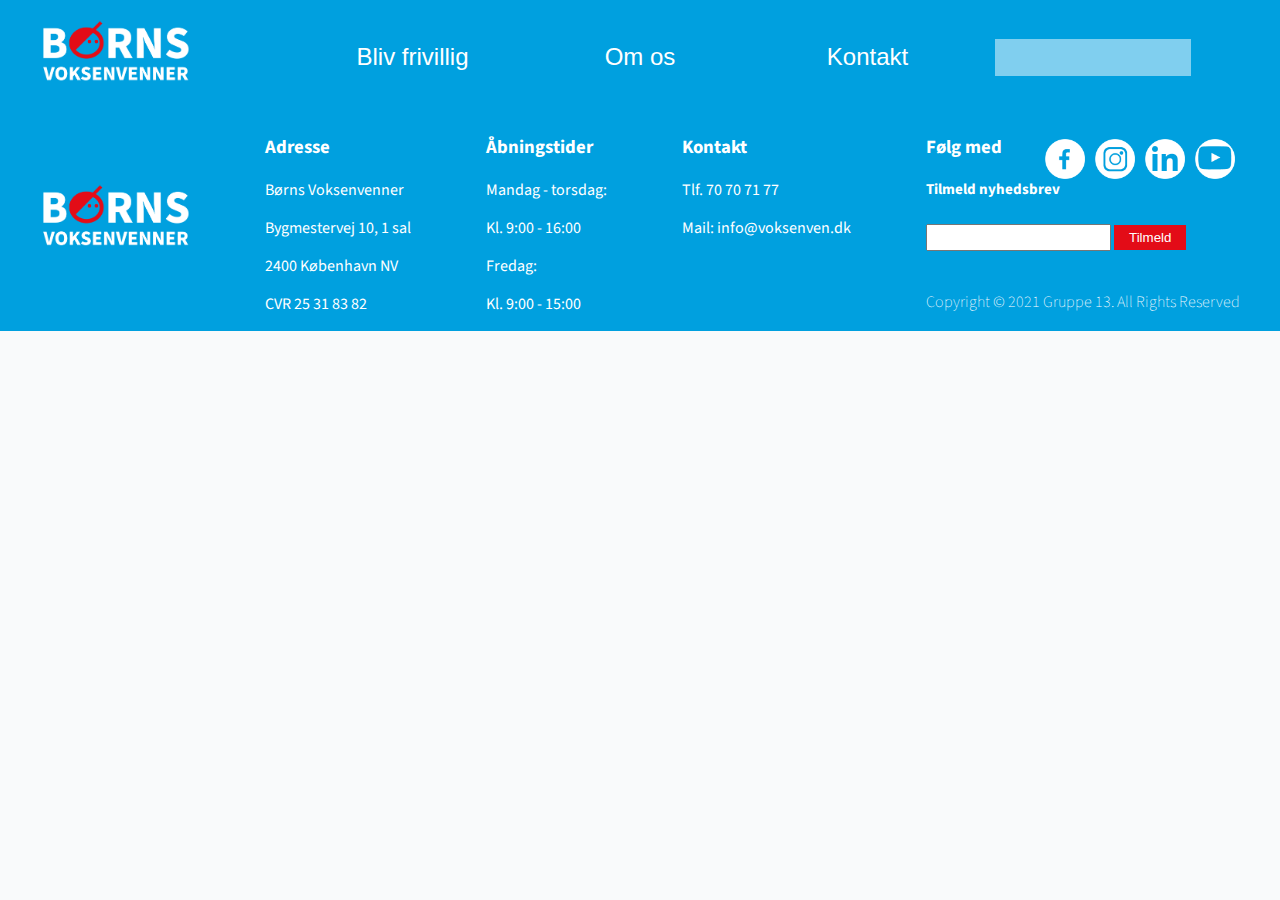
<file: skabelon.html>
<!DOCTYPE html>
<html lang="en">

<head>
    <meta charset="UTF-8">
    <meta http-equiv="X-UA-Compatible" content="IE=edge">
    <meta name="viewport" content="width=device-width, initial-scale=1.0">
    <link rel="stylesheet" href="../CSS/style.css">
    <link rel="stylesheet" href="https://cdnjs.cloudflare.com/ajax/libs/font-awesome/5.15.3/css/all.min.css"
        integrity="sha512-iBBXm8fW90+nuLcSKlbmrPcLa0OT92xO1BIsZ+ywDWZCvqsWgccV3gFoRBv0z+8dLJgyAHIhR35VZc2oM/gI1w=="
        crossorigin="anonymous" />
    <script src="../script.js" defer></script>
    <title>SKABELON</title>
</head>

<body>

    <header id="header">
        <div class="header-container">
            <div>
                <a href="../index.html"><img src="../img/forside/logo-hvid-tekst.png" alt="Logo"></a>
            </div>
            <nav>
                <div class="dropdown">
                    <a href="../undersider/bliv_frivillig.html">
                        <button class="dropdownbtn">Bliv frivillig</button>
                    </a>
                    <i class="fas fa-chevron-down"></i>
                    <div class="dropdown-content">
                        <a href="../undersider/bliv_frivillig.html">Godkendelsesproces</a>
                        <a href="../undersider/bliv_frivillig.html#bliv-frivillig">Bliv voksenven</a>
                        <a href="../undersider/bliv_frivillig.html#vores-børn">Om vores børn og deres familier</a>
                    </div>
                </div>
                <div class="dropdown">
                    <a href="../undersider/om_os.html">
                        <button class="dropdownbtn">Om os</button>
                    </a>
                    <i class="fas fa-chevron-down"></i>
                    <div class="dropdown-content">
                        <a href="../undersider/om_os.html">Vision og mission</a>
                        <a href="../undersider/om_os.html#presse">Presse, materialer og omtale</a>
                        <a href="../undersider/om_os.html#nyhedsbrev">Nyheder og nyhedsbreve</a>
                    </div>
                </div>
                <div class="dropdown">
                    <a href="../undersider/kontakt.html">
                        <button class="dropdownbtn">Kontakt</button>
                    </a>
                    <i class="fas fa-chevron-down"></i>
                    <div class="dropdown-content">
                        <a href="../undersider/kontakt.html#lokalt">Lokalt</a>
                        <a href="../undersider/kontakt.html#områdekontorer">Områdekontorer</a>
                    </div>
                </div>
            </nav>
            <div class="search">
                <i class="fas fa-search"></i>
                <input type="text">
            </div>
        </div>
    </header>

    <main>
        <div class="main-container">

        </div>
    </main>

    <footer>
        <div class="footer-container">
            <div>
                <img src="../img/forside/logo-hvid-tekst.png" alt="">
            </div>
            <div class="adresse-container">
                <h3>Adresse</h3>
                <p>Børns Voksenvenner</p>
                <p>Bygmestervej 10, 1 sal</p>
                <p>2400 København NV</p>
                <p>CVR 25 31 83 82</p>
            </div>
            <div class="tider-container">
                <h3>Åbningstider</h3>
                <p>Mandag - torsdag:</p>
                <p>Kl. 9:00 - 16:00</p>
                <p>Fredag:</p>
                <p>Kl. 9:00 - 15:00</p>
            </div>
            <div class="kontakt-container">
                <h3>Kontakt</h3>
                <p>Tlf. 70 70 71 77</p>
                <p>Mail: info@voksenven.dk
                <p>
            </div>
            <div class="medie-container">
                <div class="ikon-container">
                    <img src="../img/ikoner/facebook.png" class="ikoner">
                    <img src="../img/ikoner/instagram.png" class="ikoner">
                    <img src="../img/ikoner/linkedin.png" class="ikoner">
                    <img src="../img/ikoner/youtube.png" class="ikoner">
                </div>
                <h3>Følg med</h3>
                <p style="font-weight: bold; font-size: 15px;">Tilmeld nyhedsbrev</p>
                <div class="email-container">
                    <input type="email"></input>
                    <button> Tilmeld </button>
                </div>
                <br>
                <p id="copyright">Copyright © 2021 Gruppe 13. All Rights Reserved </p>
            </div>
        </div>
    </footer>
</body>

</html>
</file>
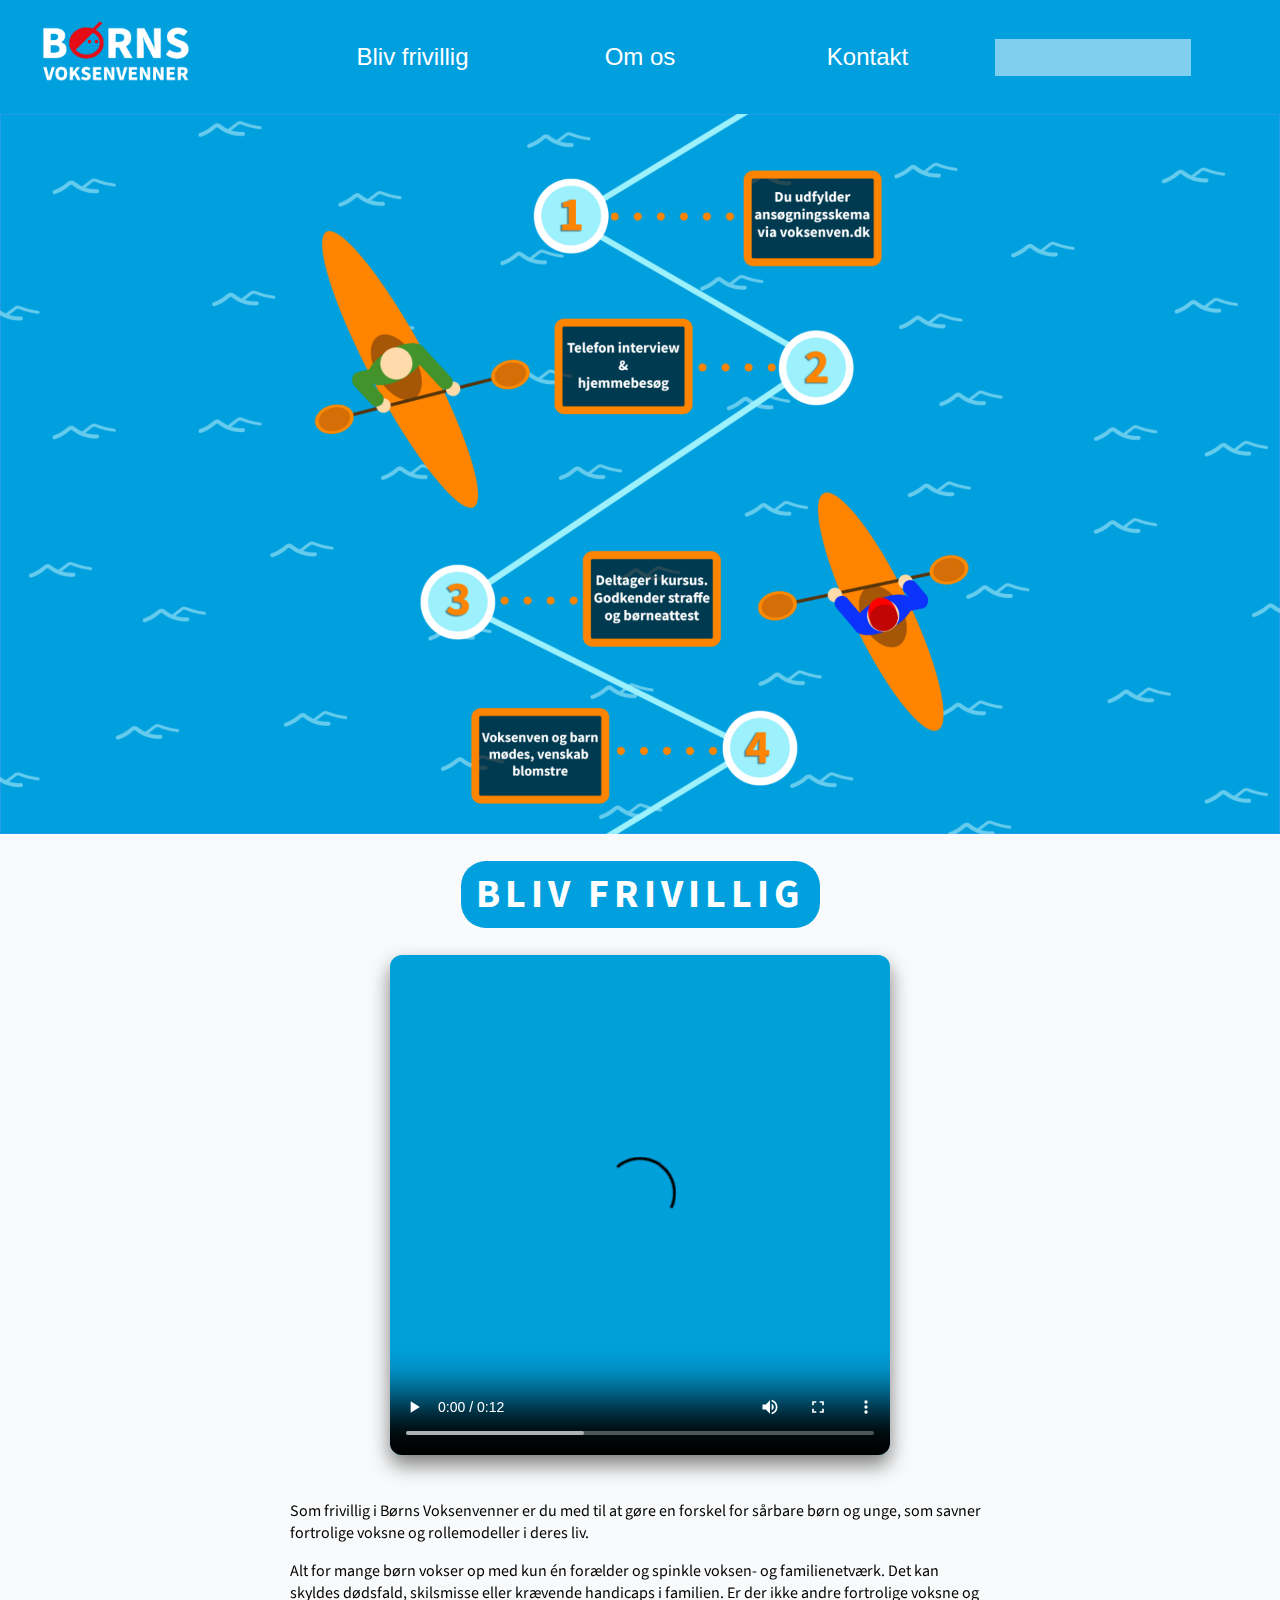
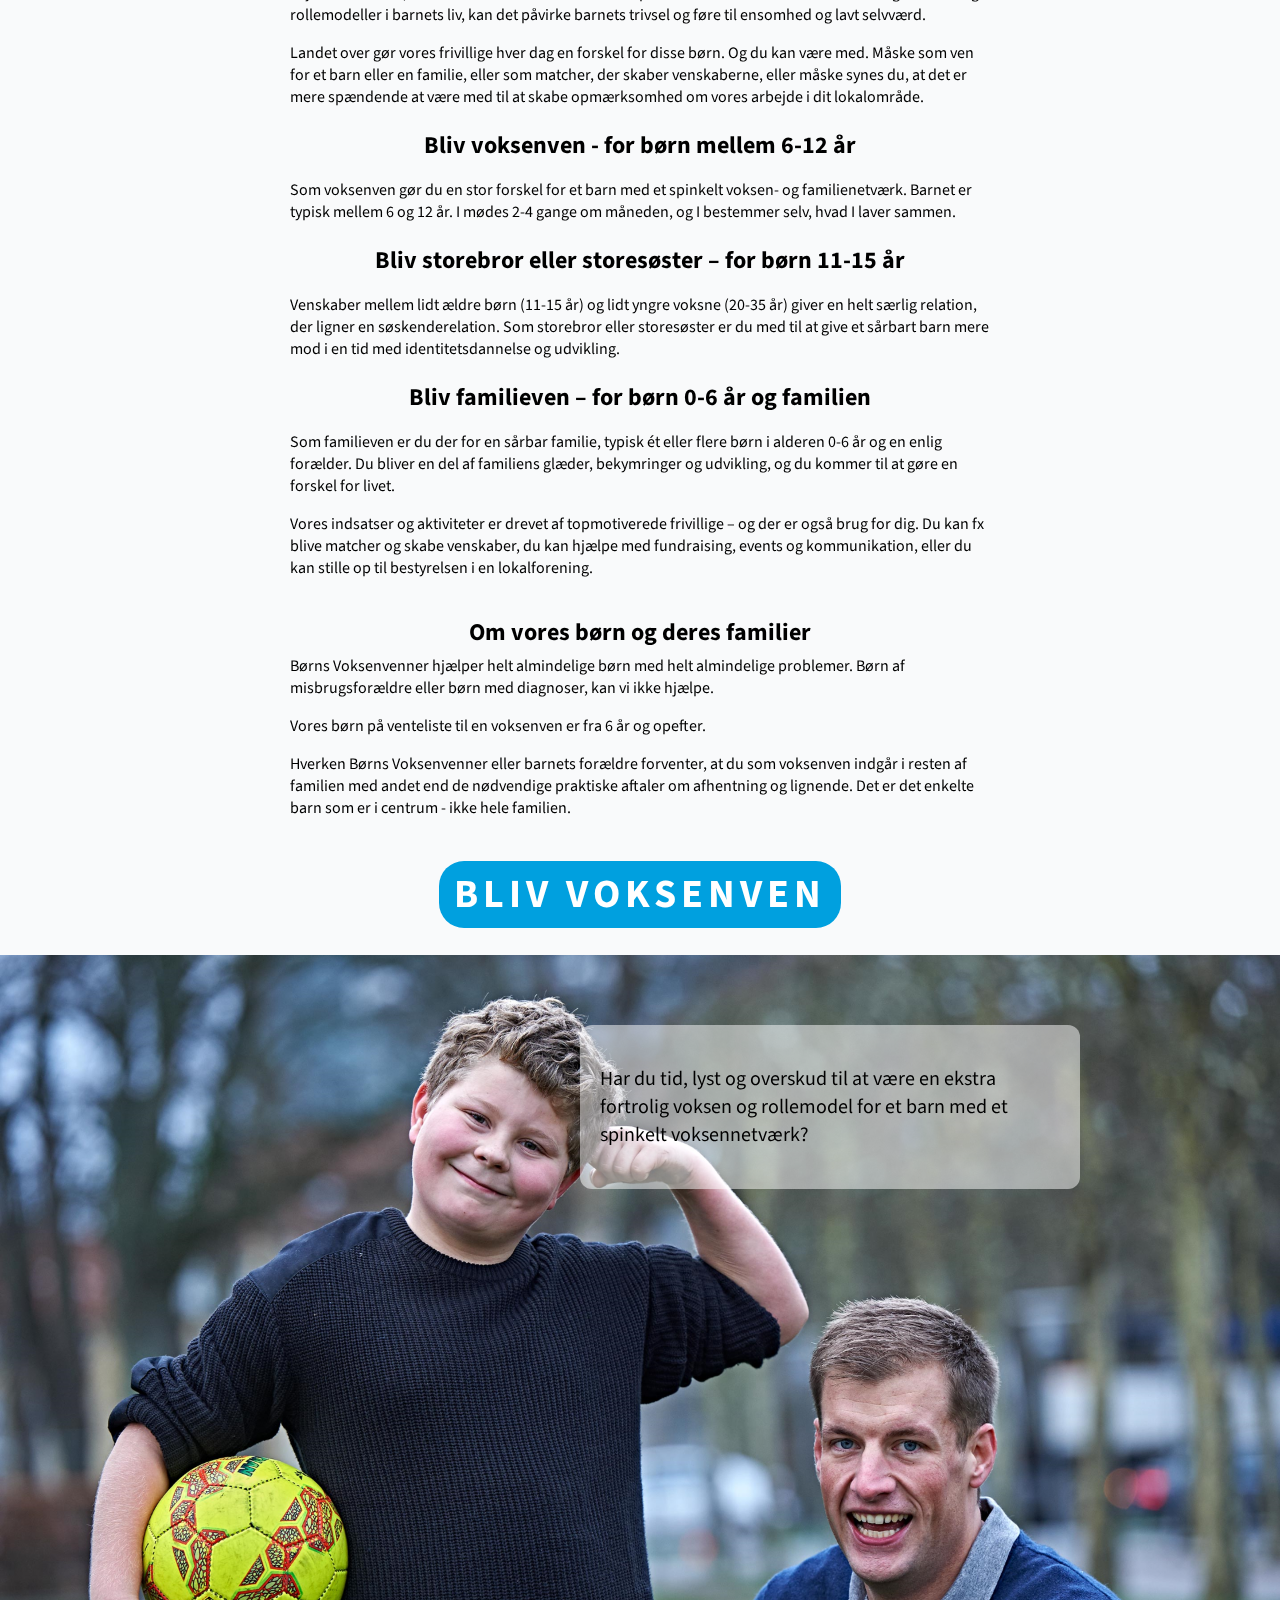
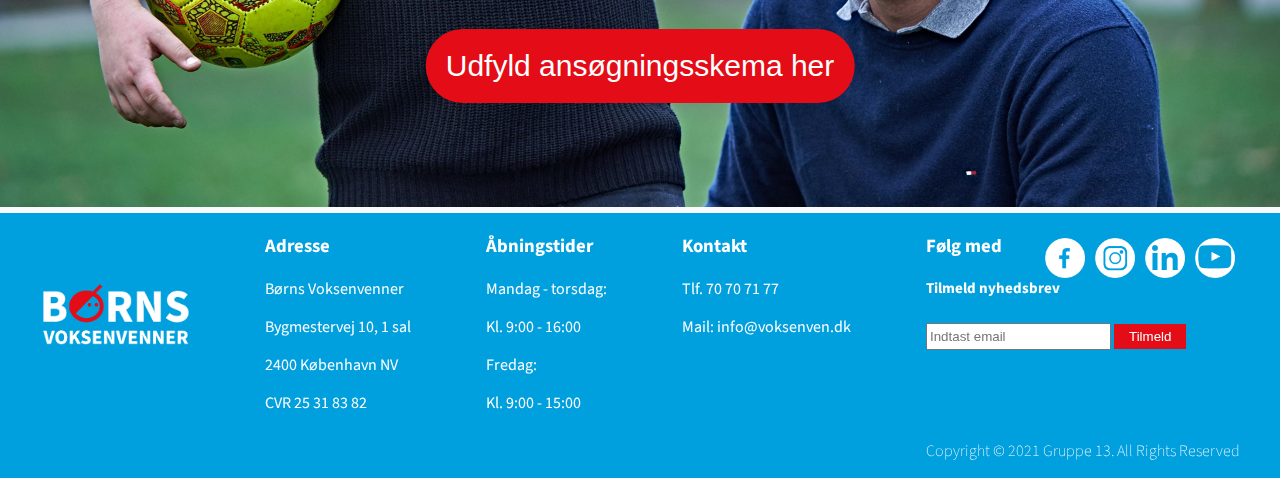
<file: undersider/bliv_frivillig.html>
<!DOCTYPE html>
<html lang="en">

<head>
    <meta charset="UTF-8">
    <meta http-equiv="X-UA-Compatible" content="IE=edge">
    <meta name="viewport" content="width=device-width, initial-scale=1.0">
    <link rel="stylesheet" href="../CSS/style.css">
    <link rel="icon" type="image/png" href="../img/gfx/favicon-32x32.png" sizes="32x32">
    <link rel="stylesheet" href="https://cdnjs.cloudflare.com/ajax/libs/font-awesome/5.15.3/css/all.min.css"
        integrity="sha512-iBBXm8fW90+nuLcSKlbmrPcLa0OT92xO1BIsZ+ywDWZCvqsWgccV3gFoRBv0z+8dLJgyAHIhR35VZc2oM/gI1w=="
        crossorigin="anonymous" />
    <script src="../script.js" defer></script>
    <script src="../scripts/scroll.js" defer></script>
    <title>Bliv frivillig</title>
</head>

<body>

    <header id="header">
        <div class="header-container">
            <div>
                <a href="../index.html"><img src="../img/forside/logo-hvid-tekst.png" alt="Logo"></a>
            </div>
            <nav>
                <div class="dropdown">
                    <a href="../undersider/bliv_frivillig.html">
                        <button class="dropdownbtn">Bliv frivillig</button>
                    </a>
                    <i class="fas fa-chevron-down"></i>
                    <div class="dropdown-content">
                        <a href="../undersider/bliv_frivillig.html">Godkendelsesproces</a>
                        <a href="../undersider/bliv_frivillig.html#bliv-frivillig">Bliv voksenven</a>
                        <a href="../undersider/bliv_frivillig.html#vores-børn">Om vores børn og deres familier</a>
                    </div>
                </div>
                <div class="dropdown">
                    <a href="../undersider/om_os.html">
                        <button class="dropdownbtn">Om os</button>
                    </a>
                    <i class="fas fa-chevron-down"></i>
                    <div class="dropdown-content">
                        <a href="../undersider/om_os.html">Vision og mission</a>
                        <a href="../undersider/om_os.html#presse">Presse, materialer og omtale</a>
                        <a href="../undersider/om_os.html#nyhedsbrev">Nyheder og nyhedsbreve</a>
                    </div>
                </div>
                <div class="dropdown">
                    <a href="../undersider/kontakt.html">
                        <button class="dropdownbtn">Kontakt</button>
                    </a>
                    <i class="fas fa-chevron-down"></i>
                    <div class="dropdown-content">
                        <a href="../undersider/kontakt.html#lokalt">Lokalt</a>
                        <a href="../undersider/kontakt.html#områdekontorer">Områdekontorer</a>
                    </div>
                </div>
            </nav>
            <div class="search">
                <i class="fas fa-search"></i>
                <input type="text">
            </div>
        </div>
    </header>

    <div class="progress-container">
        <div class="progress-bar" id="minBar"></div>
    </div>

    <main>
        <img src="../img/kajak-info.png" alt="">
        <div class="main-container">
            <h1 id="bliv-frivillig">BLIV FRIVILLIG</h1>
            <video width="500" height="500" controls>
                <source src="../video/video.mp4">
            </video>
            <section class="tekst-holder">
                <p>Som frivillig i Børns Voksenvenner er du med til at gøre en forskel for sårbare børn og unge, som
                    savner
                    fortrolige voksne og rollemodeller i deres liv.</p>
                <p>Alt for mange børn vokser op med kun én forælder og spinkle voksen- og familienetværk. Det kan
                    skyldes dødsfald, skilsmisse eller krævende handicaps i familien. Er der ikke andre fortrolige
                    voksne og
                    rollemodeller i barnets liv, kan det påvirke barnets trivsel og føre til ensomhed og lavt selvværd.
                </p>
                <p>Landet over gør vores frivillige hver dag en forskel for disse børn. Og du kan være med. Måske som
                    ven for et barn eller en familie, eller som matcher, der skaber venskaberne, eller måske synes du,
                    at
                    det er mere spændende at være med til at skabe opmærksomhed om vores arbejde i dit lokalområde.</p>
                <h2>Bliv voksenven - for børn mellem 6-12 år</h2>
                <p>Som voksenven gør du en stor forskel for et barn med et spinkelt voksen- og familienetværk. Barnet er
                    typisk mellem 6 og 12 år. I mødes 2-4 gange om måneden, og I bestemmer selv, hvad I laver sammen.
                </p>
                <h2>Bliv storebror eller storesøster – for børn 11-15 år</h2>
                <p>Venskaber mellem lidt ældre børn (11-15 år) og lidt yngre voksne (20-35 år) giver en helt særlig
                    relation, der ligner en søskenderelation. Som storebror eller storesøster er du med til at give et
                    sårbart barn mere mod i en tid med identitetsdannelse og udvikling.</p>
                <h2>Bliv familieven – for børn 0-6 år og familien</h2>
                <p>Som familieven er du der for en sårbar familie, typisk ét eller flere børn i alderen
                    0-6 år og en
                    enlig forælder. Du bliver en del af familiens glæder, bekymringer og udvikling, og du kommer til at
                    gøre en forskel for livet.</p>
                <p>Vores indsatser og aktiviteter er drevet af topmotiverede frivillige – og der er også
                    brug for dig.
                    Du kan fx blive matcher og skabe venskaber, du kan hjælpe med fundraising, events og kommunikation,
                    eller du kan stille op til bestyrelsen i en lokalforening.</p>
            </section>
            <section>
                <h2 id="vores-børn">Om vores børn og deres familier</h2>
                <p>Børns Voksenvenner hjælper helt almindelige børn med helt almindelige problemer. Børn af
                    misbrugsforældre eller børn med diagnoser, kan vi ikke hjælpe.</p>
                <p>Vores børn på venteliste til en voksenven er fra 6 år og opefter.
                </p>
                <p>Hverken Børns Voksenvenner eller barnets forældre forventer, at du som voksenven indgår i resten af
                    familien med andet end de nødvendige praktiske aftaler om afhentning og lignende. Det er det enkelte
                    barn som er i centrum - ikke hele familien.</p>

            </section>

            <h1>BLIV VOKSENVEN</h1>
        </div>

        <div class="frivillig-img-container">
            <div class="txt-box">
                <p>Har du tid, lyst og overskud til at være en ekstra
                    fortrolig voksen og rollemodel for et barn med et
                    spinkelt voksennetværk?</p>
            </div>
            <button>Udfyld ansøgningsskema her</button>
            <img src="../img/bliv_frivillig/dreng_ven.png" alt="">
        </div>
    </main>


    <footer>
        <div class="footer-container">
            <div>
                <img src="../img/forside/logo-hvid-tekst.png" alt="">
            </div>
            <div class="adresse-container">
                <h3>Adresse</h3>
                <p>Børns Voksenvenner</p>
                <p>Bygmestervej 10, 1 sal</p>
                <p>2400 København NV</p>
                <p>CVR 25 31 83 82</p>
            </div>
            <div class="tider-container">
                <h3>Åbningstider</h3>
                <p>Mandag - torsdag:</p>
                <p>Kl. 9:00 - 16:00</p>
                <p>Fredag:</p>
                <p>Kl. 9:00 - 15:00</p>
            </div>
            <div class="kontakt-container">
                <h3>Kontakt</h3>
                <p>Tlf. 70 70 71 77</p>
                <p>Mail: info@voksenven.dk
                <p>
            </div>
            <div class="medie-container">
                <div class="ikon-container">

                    <a href="https://www.facebook.com/Voksenvenner">
                        <img src="../img/ikoner/facebook.png" class="ikoner">
                    </a>

                    <a href="https://www.instagram.com/bornsvoksenvennerdk/?hl=da">
                        <img src="../img/ikoner/instagram.png" class="ikoner">
                    </a>

                    <a href="https://www.linkedin.com/in/b%C3%B8rns-odense-2a400298/">
                        <img src="../img/ikoner/linkedin.png" class="ikoner">
                    </a>

                    <a href="https://www.youtube.com/channel/UCEhuovcU-B8_rqpILqAXtXg">
                        <img src="../img/ikoner/youtube.png" class="ikoner">
                    </a>

                </div>

                <h3>Følg med</h3>
                <p style="font-weight: bold; font-size: 15px;">Tilmeld nyhedsbrev</p>
                <div class="email-container">
                    <form id="singular-form">
                        <div id="email-input">
                            <input type="text" placeholder="Indtast email" id="email">
                            <button type="button" class="addbut1" disabled="disabled">Tilmeld</button>
                        </div>
                    </form>
                </div>
                <br>
                <p id="copyright">Copyright © 2021 Gruppe 13. All Rights Reserved </p>
            </div>
        </div>
    </footer>

    <script src="https://cdnjs.cloudflare.com/ajax/libs/jquery/3.4.1/jquery.min.js"></script>
    <script src="../scripts/nyhedsbrev.js"></script>

</body>

</html>
</file>
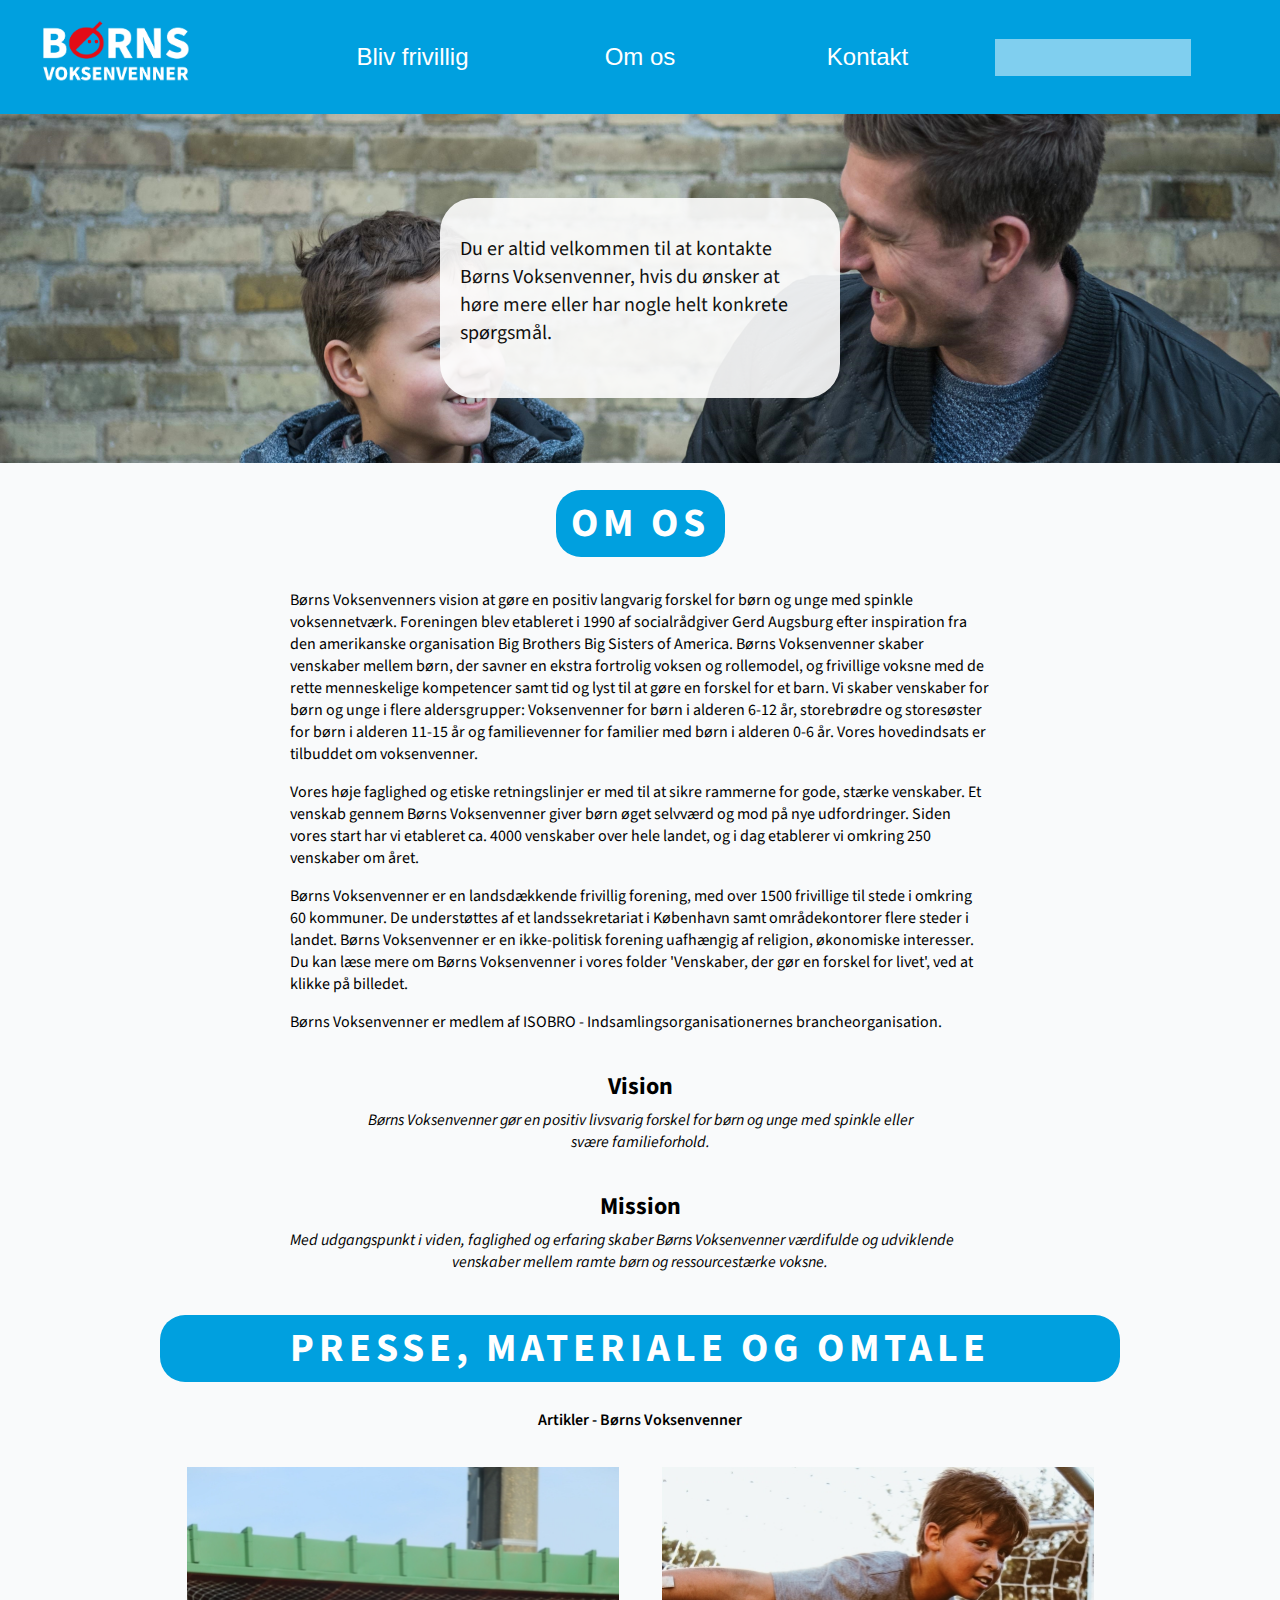
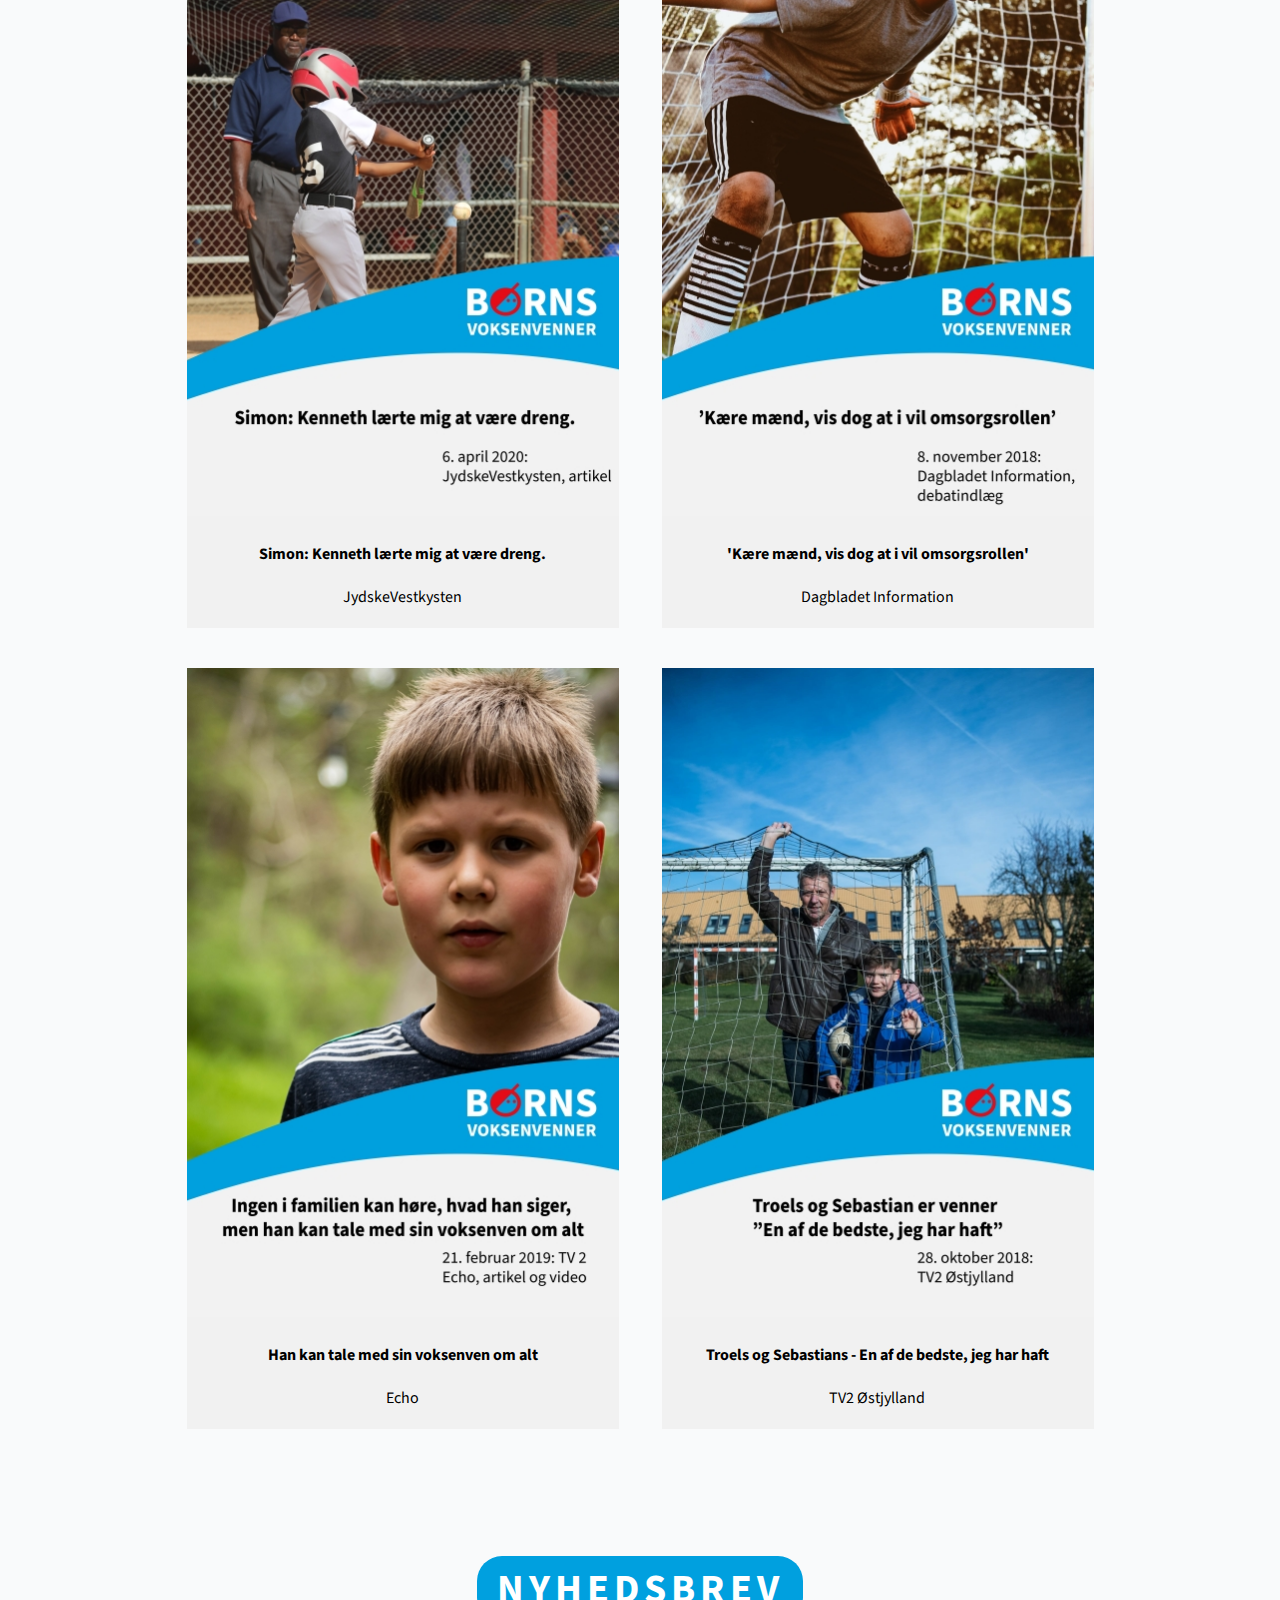
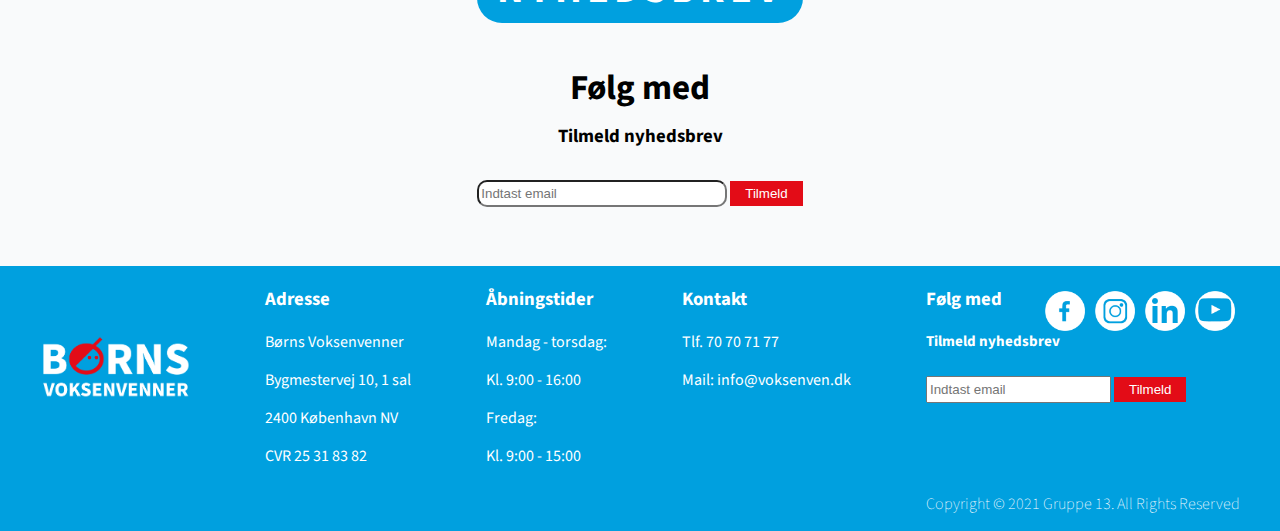
<file: undersider/om_os.html>
<!DOCTYPE html>
<html lang="en">

<head>
  <meta charset="UTF-8">
  <meta http-equiv="X-UA-Compatible" content="IE=edge">
  <meta name="viewport" content="width=device-width, initial-scale=1.0">
  <link rel="icon" type="image/png" href="../img/gfx/favicon-32x32.png" sizes="32x32">
  <link rel="stylesheet" href="../CSS/style.css">
  <link rel="stylesheet" href="https://cdnjs.cloudflare.com/ajax/libs/font-awesome/5.15.3/css/all.min.css"
    integrity="sha512-iBBXm8fW90+nuLcSKlbmrPcLa0OT92xO1BIsZ+ywDWZCvqsWgccV3gFoRBv0z+8dLJgyAHIhR35VZc2oM/gI1w=="
    crossorigin="anonymous" />
  <script src="../script.js" defer></script>
  <script src="../scripts/scroll.js" defer></script>
  <script src=""></script>
  <title>Om os</title>
</head>

<body>

  <header id="header">
    <div class="header-container">
      <div>
        <a href="../index.html"><img src="../img/forside/logo-hvid-tekst.png" alt="Logo"></a>
      </div>
      <nav>
        <div class="dropdown">
          <a href="../undersider/bliv_frivillig.html">
            <button class="dropdownbtn">Bliv frivillig</button>
          </a>
          <i class="fas fa-chevron-down"></i>
          <div class="dropdown-content">
            <a href="../undersider/bliv_frivillig.html">Godkendelsesproces</a>
            <a href="../undersider/bliv_frivillig.html#bliv-frivillig">Bliv voksenven</a>
            <a href="../undersider/bliv_frivillig.html#vores-børn">Om vores børn og deres familier</a>
          </div>
        </div>
        <div class="dropdown">
          <a href="../undersider/om_os.html">
            <button class="dropdownbtn">Om os</button>
          </a>
          <i class="fas fa-chevron-down"></i>
          <div class="dropdown-content">
            <a href="../undersider/om_os.html">Vision og mission</a>
            <a href="../undersider/om_os.html#presse">Presse, materialer og omtale</a>
            <a href="../undersider/om_os.html#nyhedsbrev">Nyheder og nyhedsbreve</a>
          </div>
        </div>
        <div class="dropdown">
          <a href="../undersider/kontakt.html">
            <button class="dropdownbtn">Kontakt</button>
          </a>
          <i class="fas fa-chevron-down"></i>
          <div class="dropdown-content">
            <a href="../undersider/kontakt.html#lokalt">Lokalt</a>
            <a href="../undersider/kontakt.html#områdekontorer">Områdekontorer</a>
          </div>
        </div>
      </nav>
      <div class="search">
        <i class="fas fa-search"></i>
        <input type="text">
      </div>
    </div>
  </header>

  <div class="progress-container">
    <div class="progress-bar" id="minBar"></div>
  </div>

  <main>
    <img src="../img/om_os/BV4_013_web2.png" id="om-os-img" alt="">
    <div class="main-container">
      <div class="textbox">
        <p>
          Du er altid velkommen til at kontakte Børns
          Voksenvenner, hvis du ønsker at høre mere eller
          har nogle helt konkrete spørgsmål.
        </p>
      </div>
      <h1>OM OS</h1>
      <section>
        <p>
          Børns Voksenvenners vision at gøre en positiv langvarig forskel for børn og unge
          med spinkle voksennetværk. Foreningen blev etableret i 1990 af socialrådgiver
          Gerd Augsburg efter inspiration fra den amerikanske organisation Big Brothers Big Sisters of America.
          Børns Voksenvenner skaber venskaber mellem børn, der savner en ekstra fortrolig voksen og rollemodel,
          og frivillige voksne med de rette menneskelige kompetencer samt tid og lyst
          til at gøre en forskel for et barn. Vi skaber venskaber for børn og unge i flere aldersgrupper:
          Voksenvenner for børn i alderen 6-12 år, storebrødre og storesøster for børn i alderen 11-15 år og
          familievenner for familier med børn i alderen 0-6 år. Vores hovedindsats er tilbuddet om voksenvenner.
        </p>
        <p>
          Vores høje faglighed og etiske retningslinjer er med til at sikre rammerne for gode, stærke venskaber.
          Et venskab gennem Børns Voksenvenner giver børn øget selvværd og mod på nye udfordringer.
          Siden vores start har vi etableret ca. 4000 venskaber over hele landet,
          og i dag etablerer vi omkring 250 venskaber om året.
        </p>
        <p>
          Børns Voksenvenner er en landsdækkende frivillig forening, med over 1500 frivillige til stede
          i omkring 60 kommuner. De understøttes af et landssekretariat i København samt områdekontorer
          flere steder i landet. Børns Voksenvenner er en ikke-politisk forening uafhængig af religion,
          økonomiske interesser. Du kan læse mere om Børns Voksenvenner i vores folder
          'Venskaber, der gør en forskel for livet', ved at klikke på billedet.
        </p>
        <p>
          Børns Voksenvenner er medlem af ISOBRO - Indsamlingsorganisationernes brancheorganisation.
        </p>
      </section>
      <h2>Vision</h2>
      <section>
        <p class="vision-mission">
          Børns Voksenvenner gør en positiv livsvarig forskel for børn og unge
          med spinkle eller
          <br>
          svære familieforhold.
        </p>
      </section>
      <h2>Mission</h2>
      <section>
        <p class="vision-mission">
          Med udgangspunkt i viden, faglighed og erfaring skaber Børns Voksenvenner
          værdifulde og udviklende venskaber mellem ramte børn og ressourcestærke voksne.
        </p>
      </section>
    </div>

    <section id="mywork">
      <div class="section-container">
        <h1 id="presse">PRESSE, MATERIALE OG OMTALE</h1>
        <p style="font-weight: 600;">Artikler - Børns Voksenvenner</p>


        <div class="mywork-section">
          <a href="https://jv.dk/artikel/simon-kenneth-l%C3%A6rte-mig-at-v%C3%A6re-dreng">
            <img alt="" class="responsive" src="../img/gfx/yee1.png">
          </a>
          <h4>Simon: Kenneth lærte mig at være dreng.</h4>
          <p>JydskeVestkysten</p>
        </div>

        <div class="mywork-section">
          <a href="https://www.information.dk/debat/2018/11/kaere-maend-vis-omsorgsrollen">
            <img alt="" class="responsive" src="../img/gfx/yee2.png">
          </a>
          <h4>'Kære mænd, vis dog at i vil omsorgsrollen'</h4>
          <p>Dagbladet Information</p>
        </div>

        <div class="mywork-section">
          <a href="https://nyheder.tv2.dk/video/Ymc2Vm0xWHlPYUpKQjFFa2RibFNwX1hBRlhLYm05bXY">
            <img alt="" class="responsive" src="../img/gfx/yee3.png">
          </a>
          <h4>Han kan tale med sin voksenven om alt</h4>
          <p>Echo</p>
        </div>

        <div class="mywork-section">
          <a href="https://www.tv2ostjylland.dk/aarhus/troels-og-sebastian-er-venner-en-af-de-bedste-jeg-har-haft">
            <img alt="" class="responsive" src="../img/gfx/yee4.png">
          </a>
          <h4>Troels og Sebastians - En af de bedste, jeg har haft</h4>
          <p>TV2 Østjylland</p>
        </div>

      </div>

    </section>


    <div class="nyhedsbrev">
      <h1 id="nyhedsbrev">NYHEDSBREV</h1>
      <h2>Følg med</h2>
      <h3>Tilmeld nyhedsbrev</h3>
      <br>
      <div class="main">
        <form id="singular-form1">
          <div id="email-input">
            <input type="text" placeholder="Indtast email" id="mail">
            <button type="button" class="addbut1" disabled="disabled">Tilmeld</button>
          </div>
        </form>
      </div>
      <!-- <script src="https://cdnjs.cloudflare.com/ajax/libs/jquery/3.4.1/jquery.min.js"></script>
      <script src="../scripts/nyhedsbrev.js"></script> -->
    </div>

  </main>



  <footer>
    <div class="footer-container">
      <div>
        <img src="../img/forside/logo-hvid-tekst.png" alt="">
      </div>
      <div class="adresse-container">
        <h3>Adresse</h3>
        <p>Børns Voksenvenner</p>
        <p>Bygmestervej 10, 1 sal</p>
        <p>2400 København NV</p>
        <p>CVR 25 31 83 82</p>
      </div>
      <div class="tider-container">
        <h3>Åbningstider</h3>
        <p>Mandag - torsdag:</p>
        <p>Kl. 9:00 - 16:00</p>
        <p>Fredag:</p>
        <p>Kl. 9:00 - 15:00</p>
      </div>
      <div class="kontakt-container">
        <h3>Kontakt</h3>
        <p>Tlf. 70 70 71 77</p>
        <p>Mail: info@voksenven.dk
        <p>
      </div>
      <div class="medie-container">
        <div class="ikon-container">

          <a href="https://www.facebook.com/Voksenvenner">
            <img src="../img/ikoner/facebook.png" class="ikoner">
          </a>

          <a href="https://www.instagram.com/bornsvoksenvennerdk/?hl=da">
            <img src="../img/ikoner/instagram.png" class="ikoner">
          </a>

          <a href="https://www.linkedin.com/in/b%C3%B8rns-odense-2a400298/">
            <img src="../img/ikoner/linkedin.png" class="ikoner">
          </a>

          <a href="https://www.youtube.com/channel/UCEhuovcU-B8_rqpILqAXtXg">
            <img src="../img/ikoner/youtube.png" class="ikoner">
          </a>

        </div>
        <h3>Følg med</h3>
        <p style="font-weight: bold; font-size: 15px;">Tilmeld nyhedsbrev</p>
        <div class="email-container">
          <form id="singular-form">
            <div id="email-input">
              <input type="text" placeholder="Indtast email" id="email">
              <button type="button" class="addbut1" disabled="disabled">Tilmeld</button>
            </div>
          </form>
        </div>
        <br>
        <p id="copyright">Copyright © 2021 Gruppe 13. All Rights Reserved </p>
      </div>
    </div>
  </footer>


  <script src="https://cdnjs.cloudflare.com/ajax/libs/jquery/3.4.1/jquery.min.js"></script>
  <script src="../scripts/nyhedsbrev.js"></script>
</body>

</html>
</file>
<file: CSS/style.css>
@import url('https://fonts.googleapis.com/css2?family=Source+Sans+Pro&display=swap');

* {
    box-sizing: border-box;
}

:root {
    --prim-color: #00a0df;
    --sec-color: #e30c17;
}

html {
    scroll-behavior: smooth;
}

body {
    font-family: 'Source Sans Pro', sans-serif;
    background-color: #f9fafb;
    display: flex;
    justify-content: center;
    flex-direction: column;
    margin: 0;
}

h1 {
    background-color: var(--prim-color);
    color: white;
    font-size: 40px;
    text-align: center;
    letter-spacing: 5px;
    padding: 5px 15px;
    border-radius: 25px;
    text-transform: uppercase;
}

button:focus, input:focus, select:focus, video:focus {
    outline: none;
}

header {
    display: flex;
    justify-content: center;
    width: 100%;
    background-color: var(--prim-color);
    z-index: 1;
}

header .header-container {
    width: 1200px;
    display: flex;
    align-items: center;
}

header img {
    width: 150px;
    margin: 20px 0;
}

header nav {
    width: 700px;
    margin-left: 100px;
    display: flex;
    justify-content: space-evenly;
}

header nav .dropdown {
    position: relative;
    display: flex;
    justify-content: center;
    align-items: center;
    color: white;
    width: 30%;
}

header nav .dropdown button {
    color: white;
    font-size: 24px;
    background: transparent;
    border: none;
}

header nav .dropdown-content {
    display: none;
    position: absolute;
    top: 100%;
    background-color: #f1f1f1;
    border: 1px solid var(--prim-color);
    width: 100%;
    box-shadow: 0px 8px 16px 0px rgba(0,0,0,0.2);
    z-index: 1;
}

header nav .dropdown-content a {
    color: black;
    border-bottom: 1px solid var(--prim-color);
    padding: 12px 16px;
    text-decoration: none;
    display: block;
}

header nav .dropdown-content a:last-of-type {
    border-bottom: none;
}

header nav .dropdown-content a:hover {
    background: var(--sec-color);
    border-bottom: var(--sec-color);
    color: white;
}

header nav .dropdown:hover .dropdown-content {
    display: block;
}

header nav .dropdown i {
    display: none;
    position: absolute;
    right: 0;
}

header nav .dropdown:hover i {
    display: block;
}

header .search {
    display: flex;
    align-items: center;
    background-color: #80CFEF;
    padding: 5px;
    margin: 5px;
}

header .search i {
    color: white;
    margin-right: 5px;
}

header .search input {
    border: none;
    background: transparent;
    color: white;
}

main {
    display: flex;
    flex-direction: column;
    align-items: center;
    width: 100%;
}

main img {
    width: 100%;
}

main .main-container {
    width: 700px;
    display: flex;
    flex-direction: column;
    align-items: center;
}

main video {
  margin-bottom: 40px;
  border-radius: 12px;
  box-shadow: 0 10px 20px rgba(0, 0, 0, 0.5);
}

main .main-container h2 {
    margin-bottom: 0;
    text-align: center;
}

main .main-container p {
    color: black;
    text-align: left;
}

main .main-container p:first-of-type {
    margin-top: 5px;
}

main .forside-billede {
  width: 100%;
  max-height: 1000px;
  position: relative;
}


main .cta-bliv-frivillig {
    background-color: var(--sec-color);
    width: 200px;
    height: 50px;
    border: none;
    border-radius: 25px;
    margin: 10px 0;
    padding: 10px 15px;
    color: white;
    cursor: pointer;
    position: absolute;
    top: 400px;
    left: 190px;
    font-size: 15px;
    text-transform: uppercase;
    font-weight: bold;
}

main .roll-down-container {
  display: flex;
  max-width: 100vw;
  margin-top: 50px;
}


main .collapsible {
  background-color: #00a0df;
  margin: 0px 0px 0px 0px;
  color: white;
  cursor: pointer;
  padding: 18px;
  width: 285px;
  border: none;
  text-align: left;
  outline: none;
  font-size: 13px;
  font-weight: bold;
}

main .active, .collapsible:hover {
  background-color: #00a0df;
  opacity: 75%;
}

main i {
  transform: rotateX(180deg);
  transition: transform 0.3s linear;
}

main .active i {
  transform: rotateX(0deg);
  transition: transform 0.3s linear;
}

main .content {
  padding: 0 18px;
  max-height: 0px;
  max-width: 285px;
  overflow: hidden;
  transition: max-height 0.2s ease-out;
  background-color: var(--prim-color);
  color: white;
}

main .material-icons {
  position: relative;
  float: right;
}

main .bliv-medlem-container {
  position: relative;
}

main .img-bliv-medlem {
  position: relative;
}

main .img-bliv-medlem {
  max-height: 80vh;
}


main .titel-container {
  padding-top: 200px;
}

main .bliv-medlem-button {
  position: absolute;
  right: 275px;
  top: 150px;
}

main .bliv-medlem-container .txt-holder-container {
    margin: 0 0 40px;
    position: absolute;
    top: 40px;
    left: -250px;
    width: fit-content;
  }

  main .bliv-medlem-container .txt-holder {
    max-width: 300px;
    background-color: var(--prim-color);
    color: white;
    padding: 15px;
    height: 100px;
    width: 150px;
    margin: 0;
  }

  main .bliv-medlem-container .arrow-down {
    position: absolute;
    top: 100px;
    right: 5%;
    width: 0;
    height: 0;
    border-left: 40px solid transparent;
    border-right: 0px solid transparent;

    border-top: 40px solid var(--prim-color);
  }

  main .bliv-medlem-container .txt-holder p {
    font-size: 18px;
    margin: auto;
  }

/*------------------------artikler--------------------*/

.responsive {
  width: 100%;
  height: auto;
}

section .section-container {
	max-width: 1000px;
	margin: 0 auto;
	overflow: hidden;
	padding: 0 20px;
	text-align: center;
}


#mywork {
	display: block;

}

#mywork .section-container {
	padding-bottom: 80px;
}

.mywork-section {
	margin: 20px;
	width: 45%;
	display: inline-block;
	background-color: #f1f1f1;
}

.mywork-section p {
	width: 90%;
	margin: 0 auto 20px auto;
}


button {
  background-color: var(--sec-color);
  border: none;
  margin: 10px 0;
  width: fit-content;
  padding: 5px 15px;
  color: white;
  cursor: pointer;
}
button:focus, input:focus {
    outline: none;
}

input {
  height: 27px;
}

.nyhedsbrev{
text-align: center;

}

.main>#singular-form button {
    width: 9rem;
    padding: 10;
    border: none;
    outline: none;
    border-radius: 3rem;
    cursor: pointer;
}
.main>#singular-form>button#subs {
    padding: 0;
    width: 100%;
    color: #fbb016;
    background-color: transparent;
    z-index: 3;
}
/* ------------------------------- slut ----------------------------------- */

.frivillig-img-container {
    position: relative;
}

.frivillig-img-container .txt-box {
    background-color: rgba(255, 255, 255, 0.5);
    border-radius: 12px;
    padding: 20px;
    width: 500px;
    position: absolute;
    top: 70px;
    right: 200px;
}

.frivillig-img-container .txt-box p  {
    font-size: 20px;
}

.frivillig-img-container button {
    font-size: 30px;
    padding: 20px;
    border-radius: 60px;

    position: absolute;
    bottom: 100px;
    left: 50%;
    transform: translateX(-50%);
}

.frivillig-img-container img{
    width: 100%;
}

footer {
  display: flex;
  justify-content: center;
  width: 100%;
  background-color: var(--prim-color);
}

footer .footer-container {
  width: 1200px;
  display: flex;
  flex-direction: row;
  justify-content: space-between;
}

.medie-container {
  position: relative;
}

.ikon-container {
  display: flex;
  flex-direction: row;
  position: absolute;
  top: 0;
  right: 0;
}

footer img {
  width: 150px;
  margin: 50px 0
}

footer {
  padding-top: 20px;
}

.ikoner {
  height: 40px;
  width: 40px;
  margin: 5px;
}

h3 {
  margin-top: 0px;
  color: white;
}

footer p {
  color: white;
}

button {
  background-color: var(--sec-color);
  border: none;
  margin: 10px 0;
  width: fit-content;
  padding: 5px 15px;
  color: white;
  cursor: pointer;
}

input {
  height: 27px;
}

#copyright {
  font-weight: lighter;
  margin-top: 9px;
}

#om-os-img {
  position: relative;
}

.kontakt-img {
  position: relative;
}

.textbox {
  position: absolute;
  background-color: white;
  opacity: 89%;
  height: 200px;
  width: 400px;
  padding: 20px;
  border-radius: 34px;
  font-size: 20px;
  top: 22%;
  display: flex;
  justify-content: center;
  align-items: center;
}

.vision-mission {
  font-style: italic;
  text-align-last: center;
}

.sticky {
    position: fixed;
    top: 0;
    width: 100%
}

.sticky + main {
    padding-top: 100px;
}

.kontaktTextbox {
  position: absolute;
  background-color: white;
  opacity: 70%;
  height: 120px;
  width: 400px;
  padding: 30px;
  border-radius: 12px;
  font-size: 20px;
  top: 48%;
  right: 25%;
  display: flex;
  justify-content: center;
  align-items: center;
}

.omegaBox{
  display: flex;
}

.kontorBox {
  Width: 220px;
  height: auto;
  background-color: var(--prim-color);
  border-radius: 25px;
  margin: 20px;
  box-shadow: rgba(0, 0, 0, 0.19) 0px 10px 20px, rgba(0, 0, 0, 0.23) 0px 6px 6px;
}

.kontorBox h4{
  font-weight: bold;
  font-size: 25px;
  padding-left: 15px;
  margin-bottom: 10px;
  margin-top: 10px;
}

.kontorBox p{
  padding-left: 15px;
}

.kontorBox p.kontakt{
  color:white;
  font-weight: bold;
  padding-left: 15px;
  margin-bottom: 10px;
}
.kontorBox button{
  margin-left: 15px;
  border-radius: 8px;
  font-weight: bold;
}

main .main-container .kommuner {
  width: 100%;
  display: flex;
}

main .main-container .kommuner select {
  font-size: 18px;
  height: 50px;
  background-color: var(--prim-color);
  color: white;
  border: none;
  padding: 10px;
}

main .main-container .kommuner select option {
  font-size: 14px;
  padding: 25px;
}

main .main-container .kommuner select option:first-of-type {
  display: none;
}

main .main-container .mulige-kommuner {
  width: 100%;
  padding: 10px;
  font-size: 18px;
  display: flex;
  flex-wrap: wrap;
}

main .main-container .mulige-kommuner a {
  width: 25%;
  padding-bottom: 10px;
  text-decoration: none;
  color: var(--prim-color);
}
/*Her begynder css til kontaktformular*/
form {
  display: flex;
  flex-direction: column;
  justify-content: space-between;
  align-items: flex-start;
  margin-bottom: 50px;
}

#mail, #emne {
  width: 250px;
  border-radius: 10px;

}

#beskrivelse {
  width: 550px;
  height: 200px;
  border-radius: 10px;
  font-family: 'Source Sans Pro', sans-serif;
}

.nyhedsbrev h2 {
  font-size: 35px;
  font-family: 'Source Sans Pro';
  margin: 40px 0px 0px 0px;
}

.nyhedsbrev h3 {
  color: black;
  margin: 10px 0px 0px 0px;
}

.progress-container {
  position: fixed;
  width: 100%;
  top: 0;
  z-index: 1;
  height: 8px;
  background: var(--prim-color);
}

.progress-bar {
  height: 8px;
  background: #4caf50;
  width: 0%;
}
</file>
